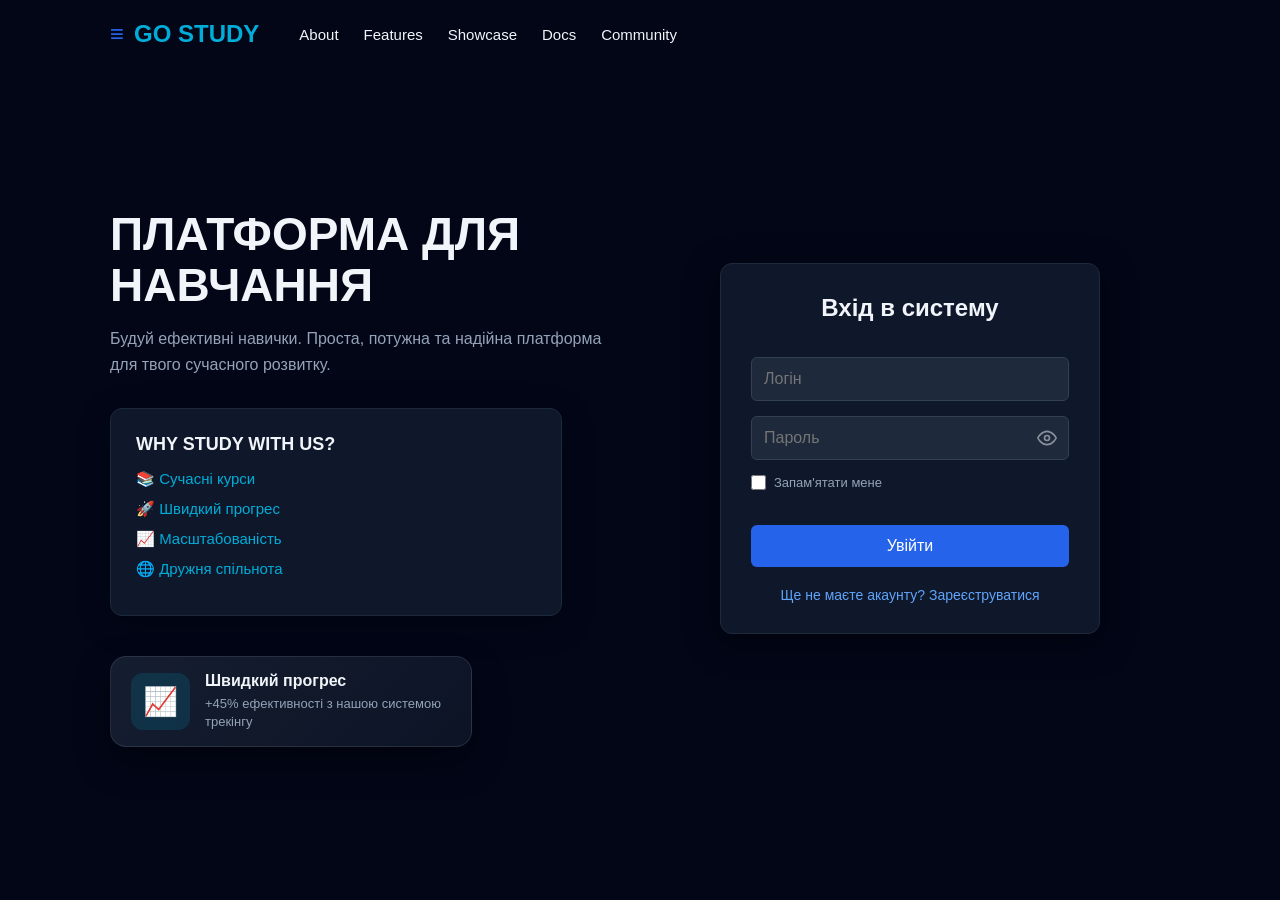
<file: index.html>
<!DOCTYPE html>
<html lang="uk">
<head>
    <meta charset="UTF-8">
    <meta name="viewport" content="width=device-width, initial-scale=1.0">
    <title>Платформа для навчання</title>
    <link rel="stylesheet" href="style.css">
    <script src="script.js" defer></script>
</head>
<body>
    <header class="navbar">
        <div class="logo"><span>≡</span> GO STUDY</div>
        <nav>
            <a href="about.html">About</a>
            <a href="features.html">Features</a>
            <a href="showcase.html">Showcase</a>
            <a href="docs.html">Docs</a>
            <a href="community.html">Community</a>
        </nav>
    </header>

<div class="main-wrapper">
        
        <div class="content-left">
            <h1>ПЛАТФОРМА ДЛЯ НАВЧАННЯ</h1>
            <p>Будуй ефективні навички. Проста, потужна та надійна платформа для твого сучасного розвитку.</p>
            
            <div class="features-box">
                <h3>WHY STUDY WITH US?</h3>
                <ul>
                    <li>📚 Сучасні курси</li>
                    <li>🚀 Швидкий прогрес</li>
                    <li>📈 Масштабованість</li>
                    <li>🌐 Дружня спільнота</li>
                </ul>
            </div>

            <div class="floating-stat-card">
                <div class="stat-icon">📈</div>
                <div class="stat-info">
                    <h4>Швидкий прогрес</h4>
                    <p>+45% ефективності з нашою системою трекінгу</p>
                </div>
            </div>
        </div>

        <div class="content-right">
            <form id="loginForm">
                <h2 style="text-align: center; margin: 0 0 20px 0; color: #F1F5F9; font-size: 24px;">Вхід в систему</h2>
                
                <input type="text" id="loginField" placeholder="Логін" required>
                
                <div class="password-container">
                    <input type="password" id="passwordField" placeholder="Пароль" required>
                    <button type="button" class="toggle-password-btn">
                        <svg width="20" height="20" viewBox="0 0 24 24" fill="none" stroke="#F1F5F9" stroke-width="2" stroke-linecap="round" stroke-linejoin="round">
                            <path d="M1 12s4-8 11-8 11 8 11 8-4 8-11 8-11-8-11-8z"></path>
                            <circle cx="12" cy="12" r="3"></circle>
                        </svg>
                    </button>
                </div>
                
                <p id="loginError" style="color: #ef4444; font-size: 13px; margin: -10px 0 10px 0; display: none; text-align: left;">❌ Невірний логін або пароль!</p>

                <div class="form-options" style="margin-bottom: 20px;">
                    <label class="remember-me">
                        <input type="checkbox" id="rememberMe"> Запам'ятати мене
                    </label>
                </div>

                <button type="submit">Увійти</button>
                <a href="register.html" class="signup-link">Ще не маєте акаунту? Зареєструватися</a>
            </form>
        </div>

    </div>
    
</body>
</html>
</file>
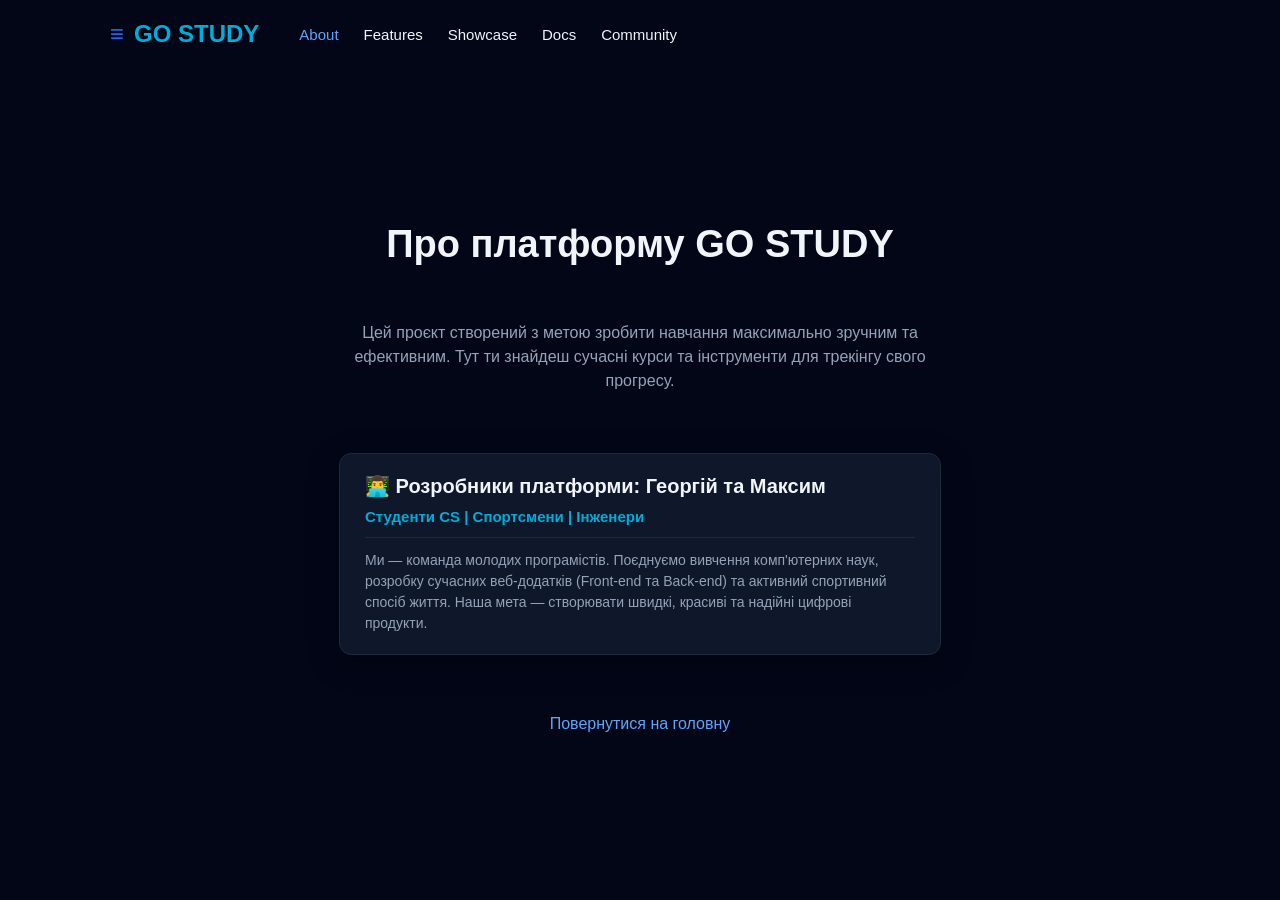
<file: about.html>
<!DOCTYPE html>
<html lang="uk">
<head>
    <meta charset="UTF-8">
    <meta name="viewport" content="width=device-width, initial-scale=1.0">
    <title>Про нас | GO STUDY</title>
    <link rel="stylesheet" href="style.css">
</head>
<body class="dashboard-body">
    
    <header class="navbar">
        <div class="logo"><span>≡</span> GO STUDY</div>
        <nav>
            <a href="about.html" class="active">About</a> <a href="features.html">Features</a>
            <a href="showcase.html">Showcase</a>
            <a href="docs.html">Docs</a>
            <a href="community.html">Community</a>
        </nav>
    </header>

    <div class="main-wrapper" style="flex-direction: column; text-align: center; justify-content: center; align-items: center; margin-top: 0;">
        
        <h1 style="font-size: 38px; margin: 0 0 15px 0;">Про платформу GO STUDY</h1>
        
        <p style="color: #94a3b8; max-width: 600px; line-height: 1.5; font-size: 16px; margin: 0 0 20px 0;">
            Цей проєкт створений з метою зробити навчання максимально зручним та ефективним. 
            Тут ти знайдеш сучасні курси та інструменти для трекінгу свого прогресу.
        </p>

        <div class="features-box" style="margin-top: 0; text-align: left; width: 100%; max-width: 550px; padding: 20px 25px;">
            <h3 style="font-size: 20px; margin: 0 0 10px 0;">👨‍💻 Розробники платформи: Георгій та Максим</h3>
            <p style="color: #00ADD8; font-weight: bold; margin: 0; font-size: 15px;">
                Студенти CS | Спортсмени | Інженери
            </p>
            <hr style="border: none; border-top: 1px solid #1e293b; margin: 12px 0;">
            <p style="color: #94a3b8; margin: 0; font-size: 14px; line-height: 1.5;">
                Ми — команда молодих програмістiв. Поєднуємо вивчення комп'ютерних наук, розробку сучасних веб-додатків (Front-end та Back-end) та активний спортивний спосіб життя. Наша мета — створювати швидкі, красиві та надійні цифрові продукти.
            </p>
        </div>
        
        <a href="index.html" class="signup-link" style="margin-top: 20px; font-size: 16px;">Повернутися на головну</a>
        
    </div>

</body>
</html>
</file>
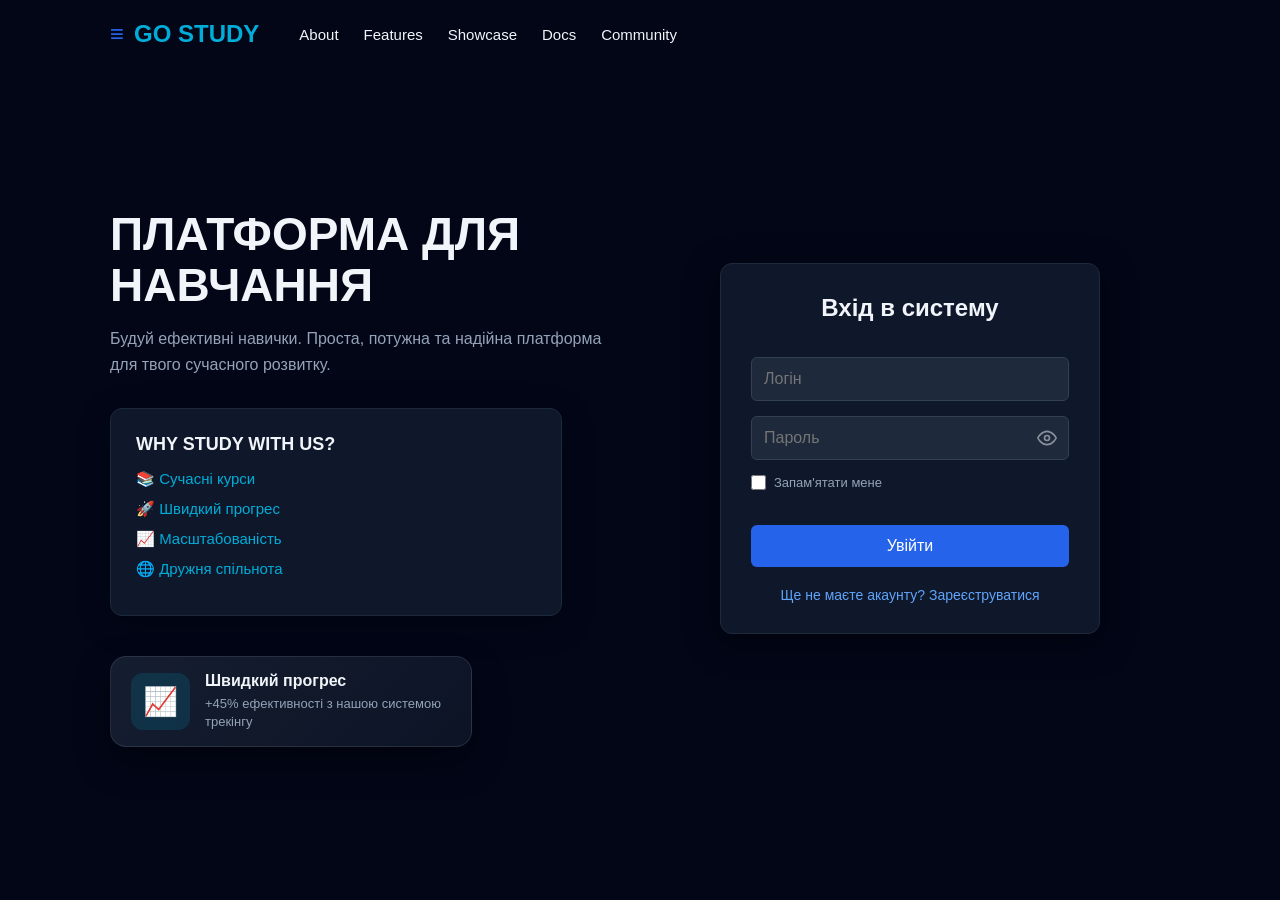
<file: admin.html>
<!DOCTYPE html>
<html lang="uk">
<head>
    <meta charset="UTF-8">
    <meta name="viewport" content="width=device-width, initial-scale=1.0">
    <title>Адмін-панель | GO STUDY</title>
    <link rel="stylesheet" href="style.css">
    <script src="script.js" defer></script>
</head>
<body class="dashboard-body">

    <div class="dashboard-container">
        <aside class="sidebar">
            <div class="logo"><span>≡</span> GO STUDY</div>
            <nav class="sidebar-nav">
                <a href="profile.html">📊 Дашборд</a>
                <a href="profile.html">📚 Мої курси</a>
                <a href="profile.html">⚙️ Налаштування</a>
                <a href="admin.html" class="active" style="color: #eef0f4;">👑 Адмін-панель</a>
            </nav>
            <button type="button" data-logout style="margin-top: auto; background: transparent; border: 1px solid #ef4444; color: #ef4444; padding: 10px; border-radius: 8px; cursor: pointer;">🚪 Вийти</button>
        </aside>

        <main class="main-content" style="display: flex; flex-direction: column; align-items: center; padding-top: 50px;">
            <div class="content-header" style="text-align: center; border-bottom: none; margin-bottom: 30px; width: 100%;">
                <h1 style="font-size: 32px; margin-bottom: 10px;">Панель адміністратора 🛠️</h1>
                <p id="adminStatus" style="color: #94a3b8; margin: 0; font-size: 16px;">Створіть курс, потім додавайте модулі та уроки</p>
            </div>

            <div class="features-box" style="margin: 0 auto; max-width: 680px; width: 100%; padding: 30px; box-sizing: border-box;">
                <div style="display: grid; grid-template-columns: repeat(3, 1fr); gap: 8px; margin-bottom: 25px;">
                    <div id="stepCourseBadge" style="background: #00ADD8; color: #0f172a; border-radius: 6px; padding: 8px; text-align: center; font-weight: bold;">1. Курс</div>
                    <div id="stepModuleBadge" style="background: #1e293b; color: #94a3b8; border-radius: 6px; padding: 8px; text-align: center; font-weight: bold;">2. Модулі</div>
                    <div id="stepLessonBadge" style="background: #1e293b; color: #94a3b8; border-radius: 6px; padding: 8px; text-align: center; font-weight: bold;">3. Уроки</div>
                </div>

                <form id="addCourseForm" style="width: 100%; display: flex; flex-direction: column;">
                    <h3 style="color: #00ADD8; margin-bottom: 20px; font-size: 22px; text-align: center;">Новий курс</h3>
                    <input type="text" id="courseTitle" placeholder="Назва курсу" required style="width: 100%; max-width: 100%; margin-bottom: 15px; box-sizing: border-box;">
                    <textarea id="courseDesc" placeholder="Детальний опис курсу..." required rows="4" style="width: 100%; max-width: 100%; margin-bottom: 15px; box-sizing: border-box; background-color: #1e293b; border: 1px solid #334155; color: #F1F5F9; border-radius: 8px; padding: 12px; font-family: inherit; resize: vertical;"></textarea>
                    <button type="submit" style="background-color: #00ADD8; color: #0f172a; font-weight: bold; width: 100%; max-width: 100%; margin-top: 10px;">➕ Створити курс</button>
                </form>

                <form id="addModuleForm" hidden style="width: 100%; display: flex; flex-direction: column;">
                    <h3 style="color: #00ADD8; margin-bottom: 20px; font-size: 22px; text-align: center;">Додати модуль</h3>
                    <p id="createdCourseInfo" style="color: #94a3b8; margin-top: 0;"></p>
                    <input type="text" id="moduleTitle" placeholder="Назва модуля" required style="width: 100%; max-width: 100%; margin-bottom: 15px; box-sizing: border-box;">
                    <input type="number" id="moduleOrder" placeholder="Порядок модуля" value="1" min="0" style="width: 100%; max-width: 100%; margin-bottom: 15px; box-sizing: border-box;">
                    <button type="submit" style="background-color: #00ADD8; color: #0f172a; font-weight: bold; width: 100%; max-width: 100%; margin-top: 10px;">➕ Додати модуль</button>
                </form>

                <form id="addLessonForm" hidden style="width: 100%; display: flex; flex-direction: column; margin-top: 28px;">
                    <h3 style="color: #00ADD8; margin-bottom: 20px; font-size: 22px; text-align: center;">Додати урок</h3>
                    <p id="createdModuleInfo" style="color: #94a3b8; margin-top: 0;"></p>
                    <select id="moduleSelect" required style="width: 100%; max-width: 100%; margin-bottom: 15px; box-sizing: border-box; background-color: #1e293b; border: 1px solid #334155; color: #F1F5F9; border-radius: 8px; padding: 12px; font-family: inherit;"></select>
                    <input type="text" id="lessonTitle" placeholder="Назва уроку" required style="width: 100%; max-width: 100%; margin-bottom: 15px; box-sizing: border-box;">
                    <textarea id="lessonContent" placeholder="Текст уроку..." required rows="8" style="width: 100%; max-width: 100%; margin-bottom: 15px; box-sizing: border-box; background-color: #1e293b; border: 1px solid #334155; color: #F1F5F9; border-radius: 8px; padding: 12px; font-family: inherit; resize: vertical;"></textarea>
                    <input type="number" id="lessonOrder" placeholder="Порядок уроку" value="1" min="0" style="width: 100%; max-width: 100%; margin-bottom: 15px; box-sizing: border-box;">
                    <button type="submit" style="background-color: #00ADD8; color: #0f172a; font-weight: bold; width: 100%; max-width: 100%; margin-top: 10px;">➕ Додати урок</button>
                </form>

                <div id="adminResult" hidden style="margin-top: 20px; padding: 15px; border-radius: 8px; background: rgba(16, 185, 129, 0.12); color: #10b981;"></div>
            </div>
        </main>
    </div>

</body>
</html>
</file>
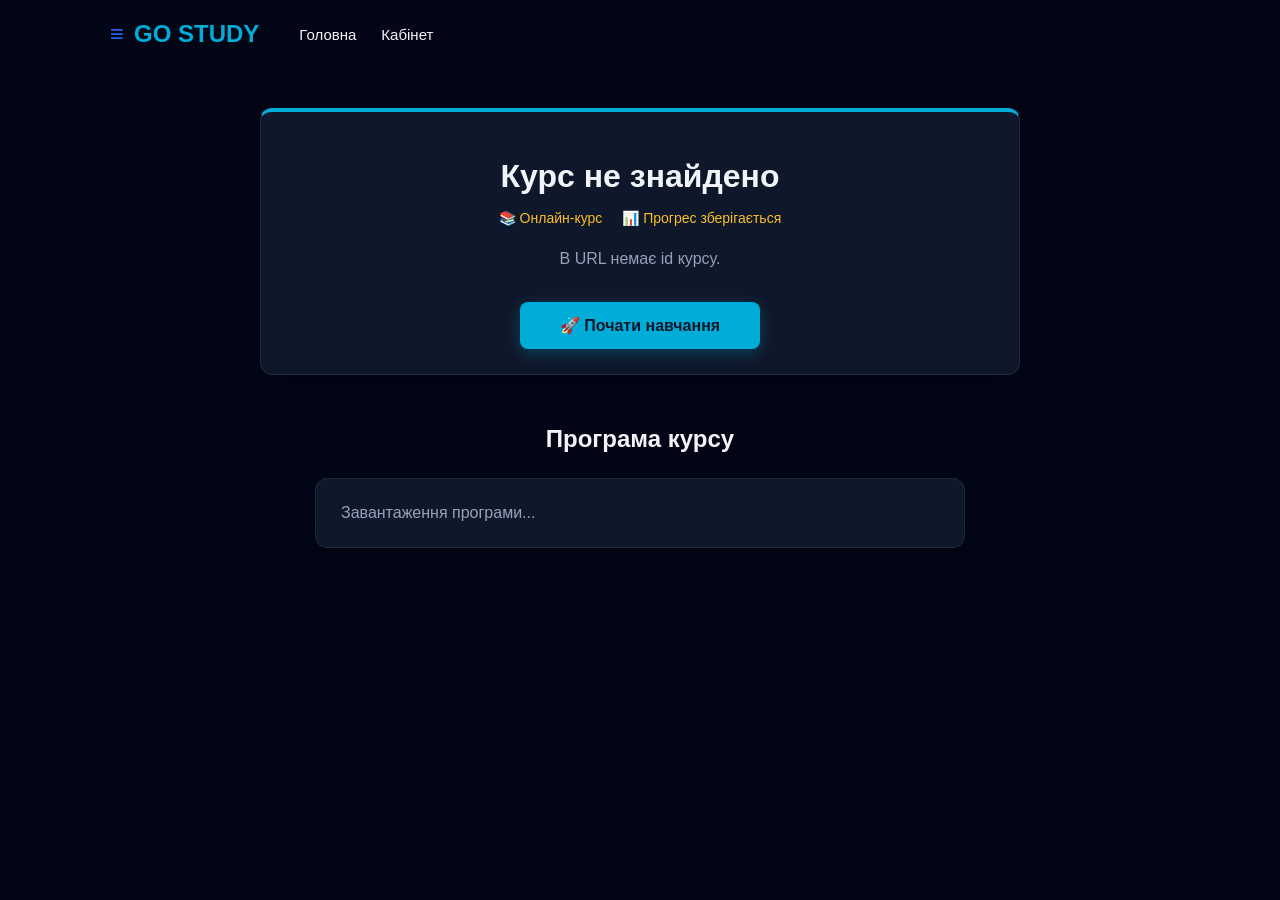
<file: course-info.html>
<!DOCTYPE html>
<html lang="uk">
<head>
    <meta charset="UTF-8">
    <meta name="viewport" content="width=device-width, initial-scale=1.0">
    <title>Про курс | GO STUDY</title>
    <link rel="stylesheet" href="style.css">
    <script src="script.js" defer></script>
</head>
<body class="dashboard-body">

    <header class="navbar">
        <div class="logo"><span>≡</span> GO STUDY</div>
        <nav>
            <a href="index.html">Головна</a>
            <a href="profile.html">Кабінет</a>
        </nav>
    </header>

    <main style="max-width: 800px; width: 100%; margin: 40px auto; padding: 0 20px; box-sizing: border-box;">
        <div class="features-box" style="width: 100%; margin-bottom: 30px; text-align: center; border-top: 4px solid #00ADD8; box-sizing: border-box;">
            <h1 id="courseTitleHeading" style="font-size: 32px; margin-bottom: 15px; color: #F1F5F9;">Завантаження курсу...</h1>

            <div style="display: flex; justify-content: center; gap: 20px; margin-bottom: 20px; color: #fbbf24; font-size: 14px;">
                <span>📚 Онлайн-курс</span>
                <span>📊 Прогрес зберігається</span>
            </div>

            <p id="courseDescription" style="color: #94a3b8; font-size: 16px; line-height: 1.6; margin-bottom: 30px; max-width: 650px; margin-left: auto; margin-right: auto;"></p>

            <button id="continueCourseBtn" type="button" style="display: inline-block; background-color: #00ADD8; color: #0f172a; text-decoration: none; font-weight: bold; font-size: 16px; padding: 14px 40px; border-radius: 8px; transition: background-color 0.3s ease; box-shadow: 0 4px 15px rgba(0, 173, 216, 0.3); border: none; cursor: pointer;">🚀 Почати навчання</button>
        </div>

        <section style="width: 100%; display: flex; flex-direction: column; align-items: center; margin-top: 20px;">
            <h2 style="font-size: 24px; margin-bottom: 25px; color: #F1F5F9; text-align: center;">Програма курсу</h2>
            <div id="courseSyllabus" style="width: 100%;">
                <div class="features-box" style="margin: 0 auto 15px auto; padding: 25px; box-sizing: border-box; width: 100%; max-width: 650px; color: #94a3b8;">
                    Завантаження програми...
                </div>
            </div>
        </section>
    </main>

</body>
</html>
</file>
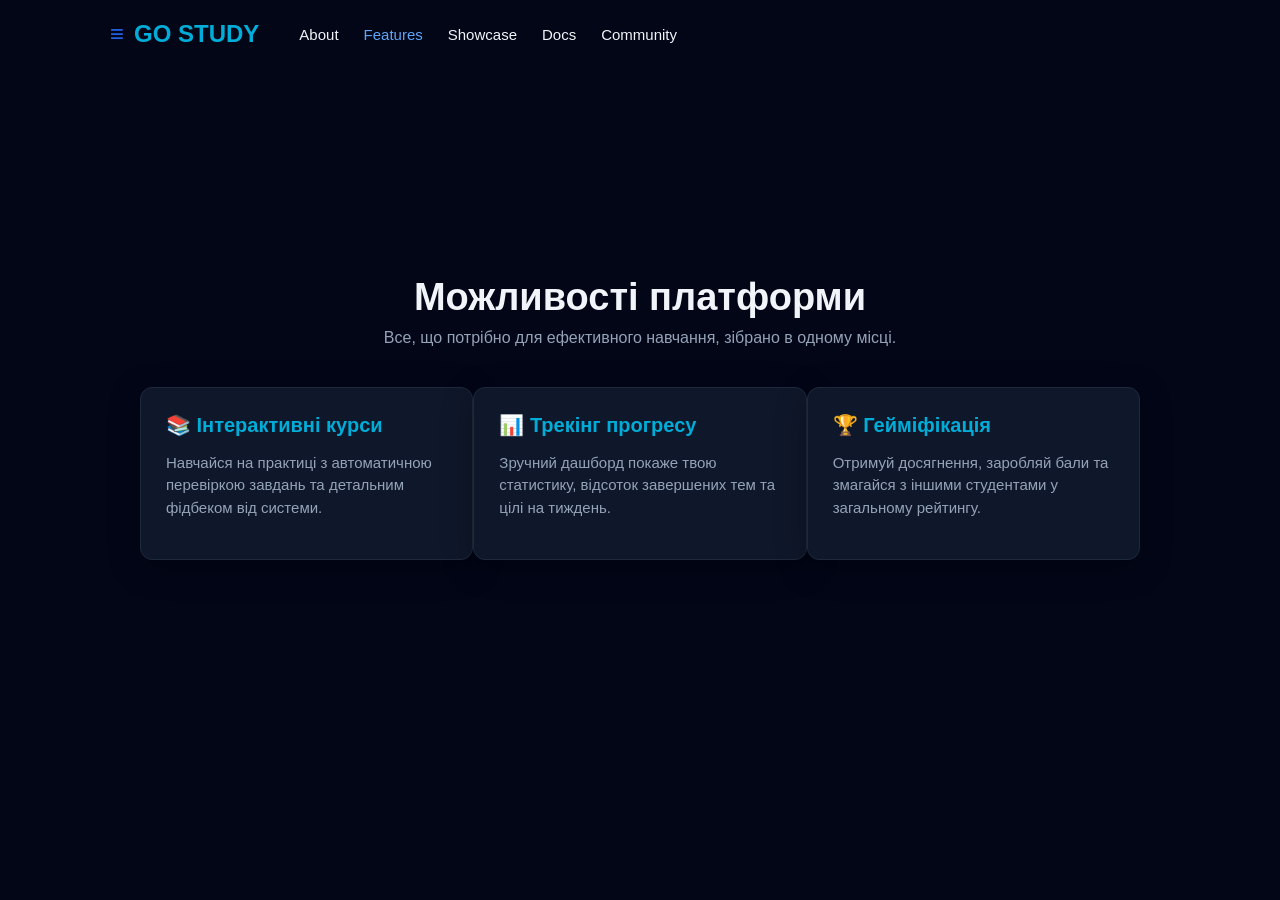
<file: features.html>
<!DOCTYPE html>
<html lang="uk">
<head>
    <meta charset="UTF-8">
    <meta name="viewport" content="width=device-width, initial-scale=1.0">
    <title>Можливості | GO STUDY</title>
    <link rel="stylesheet" href="style.css">
</head>
<body class="dashboard-body">
    
    <header class="navbar">
        <div class="logo"><span>≡</span> GO STUDY</div>
        <nav>
            <a href="about.html">About</a>
            <a href="features.html" class="active">Features</a>
            <a href="showcase.html">Showcase</a>
            <a href="docs.html">Docs</a>
            <a href="community.html">Community</a>
        </nav>
    </header>

    <div class="main-wrapper" style="flex-direction: column; align-items: center; justify-content: center; gap: 40px; margin-top: 0; min-height: 75vh;">
        
        <div style="text-align: center;">
            <h1 style="font-size: 38px; margin-bottom: 10px;">Можливості платформи</h1>
            <p style="color: #94a3b8; font-size: 16px; margin: 0;">Все, що потрібно для ефективного навчання, зібрано в одному місці.</p>
        </div>

        <div class="course-grid" style="width: 100%; max-width: 1000px;">
            
            <div class="features-box" style="flex: 1; min-width: 280px; margin: 0; width: auto;">
            <h3 style="color: #00ADD8; font-size: 20px;">📚 Інтерактивні курси</h3>
            <p style="color: #94a3b8; font-size: 15px; margin-top: 10px; line-height: 1.5;">Навчайся на практиці з автоматичною перевіркою завдань та детальним фідбеком від системи.</p>
        </div>
        
        <div class="features-box" style="flex: 1; min-width: 280px; margin: 0; width: auto;">
            <h3 style="color: #00ADD8; font-size: 20px;">📊 Трекінг прогресу</h3>
            <p style="color: #94a3b8; font-size: 15px; margin-top: 10px; line-height: 1.5;">Зручний дашборд покаже твою статистику, відсоток завершених тем та цілі на тиждень.</p>
        </div>
        
        <div class="features-box" style="flex: 1; min-width: 280px; margin: 0; width: auto;">
            <h3 style="color: #00ADD8; font-size: 20px;">🏆 Гейміфікація</h3>
            <p style="color: #94a3b8; font-size: 15px; margin-top: 10px; line-height: 1.5;">Отримуй досягнення, заробляй бали та змагайся з іншими студентами у загальному рейтингу.</p>
        </div>

    </div>
    </div>

</body>
</html>
</file>
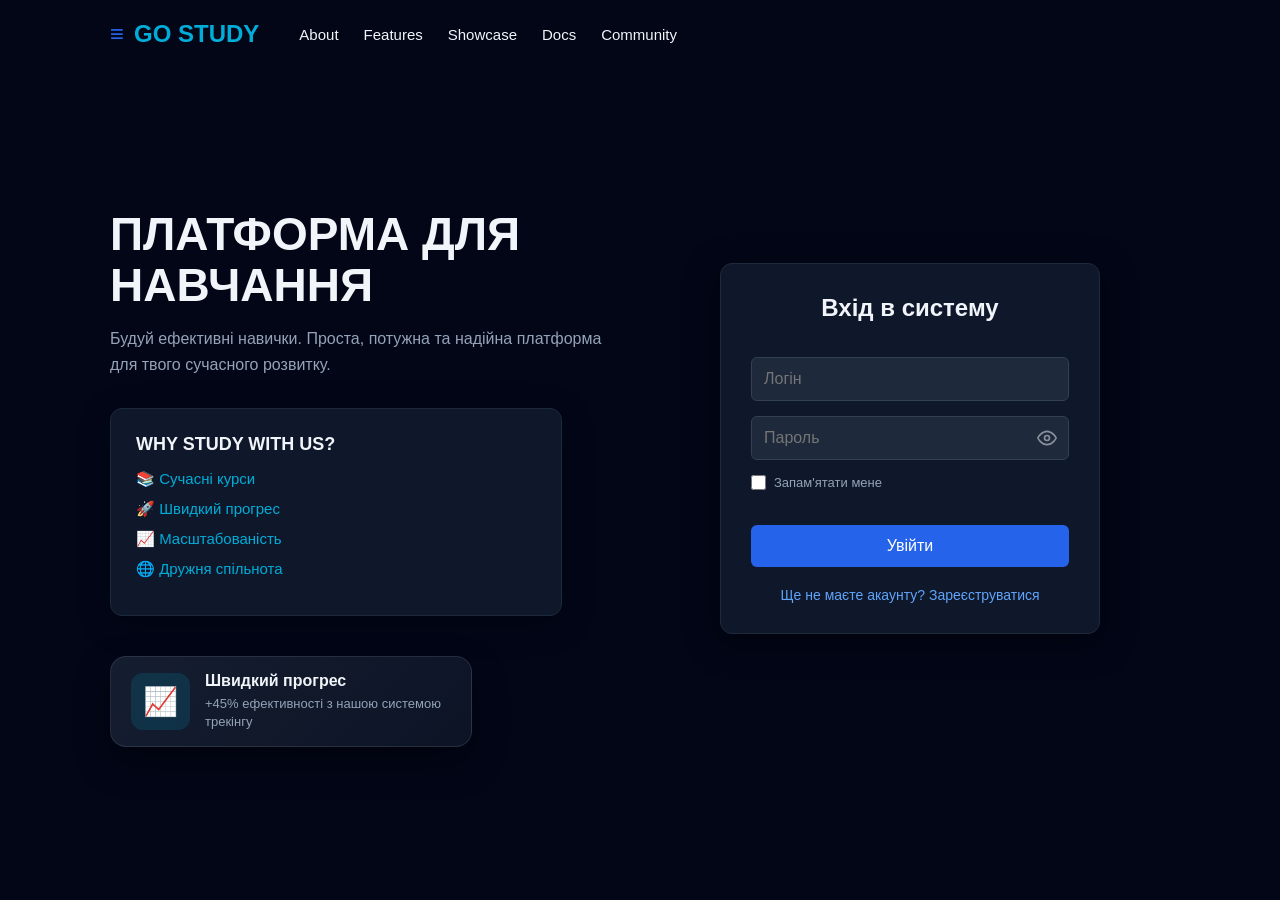
<file: lesson.html>
<!DOCTYPE html>
<html lang="uk">
<head>
    <meta charset="UTF-8">
    <meta name="viewport" content="width=device-width, initial-scale=1.0">
    <title>Урок | GO STUDY</title>
    <link rel="stylesheet" href="style.css">
    <script src="script.js" defer></script>
</head>
<body class="dashboard-body">

    <div class="dashboard-container">
        <aside class="sidebar" style="min-width: 280px; padding: 20px;">
            <a id="backToCourseLink" href="course-info.html" style="color: #94a3b8; text-decoration: none; font-size: 14px; display: flex; align-items: center; margin-bottom: 30px;">
                <span style="margin-right: 8px;">🔙</span> Назад до курсу
            </a>

            <h3 id="lessonSidebarTitle" style="color: #F1F5F9; font-size: 16px; margin-bottom: 15px;">Уроки курсу</h3>
            <nav id="lessonNavigation" style="display: flex; flex-direction: column; gap: 10px;">
                <span style="color: #94a3b8; font-size: 14px;">Завантаження...</span>
            </nav>
        </aside>

        <main class="main-content" style="padding: 40px; max-width: 1400px; margin: 0 auto; display: grid; grid-template-columns: 1fr 1fr; gap: 40px; align-items: start;">
            <div>
                <h1 id="lessonTitle" style="font-size: 28px; margin-bottom: 20px;">Завантаження уроку...</h1>

                <div style="width: 100%; aspect-ratio: 16/9; background-color: #0f172a; border-radius: 12px; display: flex; align-items: center; justify-content: center; margin-bottom: 30px; border: 1px solid #334155; position: relative; overflow: hidden;">
                    <div style="width: 60px; height: 60px; background-color: #00ADD8; border-radius: 50%; display: flex; align-items: center; justify-content: center; box-shadow: 0 0 20px rgba(0, 173, 216, 0.4);">
                        <div style="width: 0; height: 0; border-top: 10px solid transparent; border-bottom: 10px solid transparent; border-left: 16px solid #fff; margin-left: 5px;"></div>
                    </div>
                    <span style="position: absolute; bottom: 15px; right: 15px; color: #94a3b8; font-size: 12px; background: rgba(0,0,0,0.5); padding: 4px 8px; border-radius: 4px;">Відео з'явиться тут</span>
                </div>

                <div class="features-box" style="margin-bottom: 30px; padding: 25px; line-height: 1.6;">
                    <p id="lessonContent" style="color: #94a3b8; font-size: 16px; margin-bottom: 15px;"></p>
                </div>
            </div>

            <div style="display: flex; flex-direction: column; height: 100%;">
                <h2 style="font-size: 24px; margin-bottom: 15px; color: #F1F5F9;">Практичне завдання 💻</h2>
                <p style="color: #94a3b8; font-size: 15px; margin-bottom: 20px;">Виконайте практику в редакторі та натисніть кнопку завершення, щоб зберегти прогрес.</p>

                <div style="width: 100%; flex-grow: 1; border-radius: 12px; overflow: hidden; margin-bottom: 20px; border: 1px solid #334155; box-shadow: 0 10px 30px rgba(0,0,0,0.5); background-color: #0f172a; min-height: 500px;">
                    <iframe
                        src="https://onecompiler.com/embed/go?theme=dark"
                        width="100%"
                        height="100%"
                        frameborder="0"
                        marginwidth="0"
                        marginheight="0"
                        allowfullscreen>
                    </iframe>
                </div>

                <div style="display: flex; justify-content: space-between; align-items: center; margin-top: auto; border-top: 1px solid #1e293b; padding-top: 20px;">
                    <button id="previousLessonBtn" type="button" style="background: transparent; border: 1px solid #334155; color: #94a3b8; padding: 10px 20px; border-radius: 8px; cursor: pointer;">Попередній урок</button>
                    <button id="completeLessonBtn" type="button" style="background-color: #10b981; color: #fff; border: none; padding: 12px 25px; border-radius: 8px; font-weight: bold; cursor: pointer; box-shadow: 0 4px 15px rgba(16, 185, 129, 0.3);">✅ Завершити і перейти далі</button>
                </div>
            </div>
        </main>
    </div>

</body>
</html>
</file>
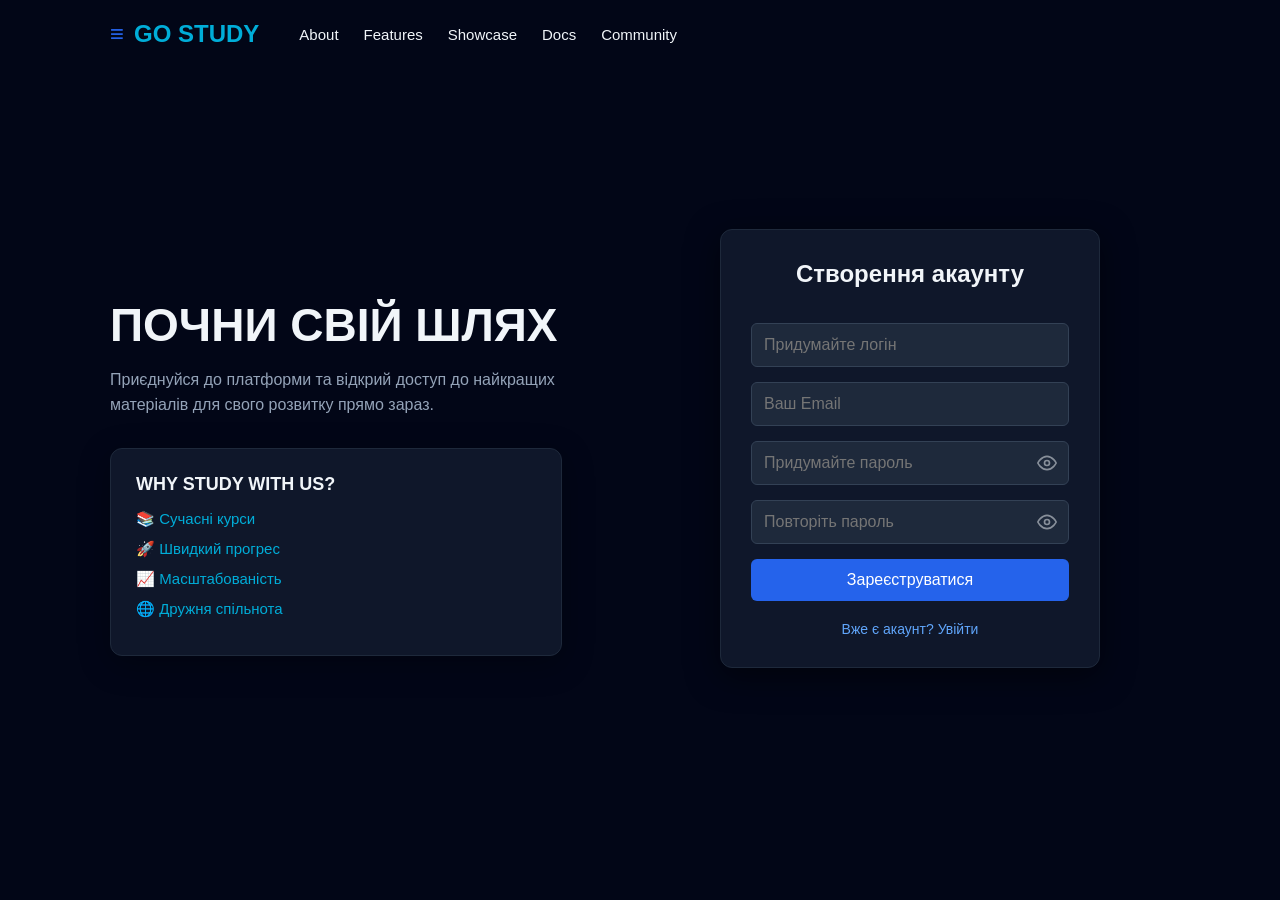
<file: register.html>
<!DOCTYPE html>
<html lang="uk">
<head>
    <meta charset="UTF-8">
    <meta name="viewport" content="width=device-width, initial-scale=1.0">
    <title>Реєстрація | GO STUDY</title>
    <link rel="stylesheet" href="style.css">
    <script src="script.js" defer></script>
</head>
<body>
    <header class="navbar">
        <div class="logo"><span>≡</span> GO STUDY</div>
        <nav>
            <a href="about.html">About</a>
            <a href="features.html">Features</a>
            <a href="showcase.html">Showcase</a>
            <a href="docs.html">Docs</a>
            <a href="community.html">Community</a>
        </nav>
    </header>

    <div class="main-wrapper">
        
        <div class="content-left">
            <h1>ПОЧНИ СВІЙ ШЛЯХ</h1>
            <p>Приєднуйся до платформи та відкрий доступ до найкращих матеріалів для свого розвитку прямо зараз.</p>
            
            <div class="features-box">
                <h3>WHY STUDY WITH US?</h3>
                <ul>
                    <li>📚 Сучасні курси</li>
                    <li>🚀 Швидкий прогрес</li>
                    <li>📈 Масштабованість</li>
                    <li>🌐 Дружня спільнота</li>
                </ul>
            </div>
        </div>

        <div class="content-right">
            <form id="registerForm">
                <h2 style="text-align: center; margin: 0 0 20px 0; color: #F1F5F9; font-size: 24px;">Створення акаунту</h2>
                
                <input type="text" id="regLogin" placeholder="Придумайте логін" required>
                <input type="email" id="regEmail" placeholder="Ваш Email" required>
                
                <div class="password-container">
                    <input type="password" id="regPassword" placeholder="Придумайте пароль" required>
                    <button type="button" class="toggle-password-btn">
                        <svg width="20" height="20" viewBox="0 0 24 24" fill="none" stroke="#F1F5F9" stroke-width="2" stroke-linecap="round" stroke-linejoin="round">
                            <path d="M1 12s4-8 11-8 11 8 11 8-4 8-11 8-11-8-11-8z"></path>
                            <circle cx="12" cy="12" r="3"></circle>
                        </svg>
                    </button>
                </div>
                
                <div class="password-container">
                    <input type="password" id="regConfirmPassword" placeholder="Повторіть пароль" required>
                    <button type="button" class="toggle-password-btn">
                        <svg width="20" height="20" viewBox="0 0 24 24" fill="none" stroke="#F1F5F9" stroke-width="2" stroke-linecap="round" stroke-linejoin="round">
                            <path d="M1 12s4-8 11-8 11 8 11 8-4 8-11 8-11-8-11-8z"></path>
                            <circle cx="12" cy="12" r="3"></circle>
                        </svg>
                    </button>
                </div>
                <p id="passwordError" style="color: #ef4444; font-size: 13px; margin: -10px 0 10px 0; display: none; text-align: left;">❌ Паролі не співпадають!</p>
                <button type="submit">Зареєструватися</button>
                
                <a href="index.html" class="signup-link">Вже є акаунт? Увійти</a>
            </form>
        </div>

    </div>
</body>
</html>
</file>
<file: style.css>
body {
    margin: 0;
    background-color: #020617; 
    font-family: Arial, sans-serif;
    color: #F1F5F9; 
}

.main-wrapper {
    min-height: calc(100vh - 80px);
    display: flex;
    flex-direction: row;
    justify-content: space-between; 
    align-items: center;
    max-width: 1100px; 
    margin: 0 auto;    
    padding: 0 20px;
    box-sizing: border-box;
    gap: 40px;
}

form, .profile-card {
    background-color: #0f172a;
    border: 1px solid #1e293b;
    padding: 30px;
    border-radius: 12px;
    box-shadow: 0 8px 32px rgba(0, 0, 0, 0.5);
    display: flex;
    flex-direction: column;
    gap: 15px; 
    width: 100%;
    width: 380px; 
    box-sizing: border-box;
}

.password-container {
    position: relative;
    display: flex;
    align-items: center;
    width: 100%;
}

input {
    background-color: #1e293b; 
    color: #F1F5F9; 
    padding: 12px;
    border: 1px solid #334155; 
    border-radius: 6px;
    width: 100%;
    box-sizing: border-box;
    font-size: 16px;
    transition: all 0.3s ease;
}

input:focus {
    outline: none;
    border-color: #00ADD8;
    box-shadow: 0 0 8px rgba(0, 173, 216, 0.3);
}

#togglePassword {
    position: absolute;
    right: 10px;
    background: none;
    border: none;
    cursor: pointer;
    font-size: 18px;
    width: auto;
    padding: 0;
}

button[type="submit"], .profile-card button {
    background-color: #2563EB; 
    color: white;
    padding: 12px;
    border: none;
    border-radius: 6px;
    cursor: pointer;
    font-size: 16px;
    transition: background 0.3s, transform 0.1s;
    width: 100%;
}

button:hover {
    background-color: #60A5FA; 
}

button:active {
    transform: scale(0.98);
}

.signup-link {
    text-align: center;
    color: #60A5FA; 
    text-decoration: none;
    font-size: 14px;
    margin-top: 5px;
}

.progress-container {
    background: #1e293b; 
    border-radius: 10px;
    height: 8px;
    width: 100%;
    overflow: hidden;
}

.progress-bar {
    background: #00ADD8; 
    height: 100%;
    transition: width 0.5s ease;
}

#course-list {
    display: flex;
    flex-direction: column;
    gap: 10px;     
    margin-top: 10px;
}

.course-card {
    background-color: #1e293b; 
    border-left: 5px solid #00ADD8;
    border-radius: 8px;
    padding: 10px 15px; 
    margin-bottom: 0;   
}

.course-card h3 {
    margin: 0 0 5px 0;  
    font-size: 15px;    
    color: #F1F5F9; 
}

.course-card p {
    margin: 2px 0 0 0;  
    color: #94a3b8; 
}

.navbar {
    display: flex;
    align-items: center;
    max-width: 1100px;  
    margin: 0 auto;    
    padding: 20px 20px;
    width: 100%;
    box-sizing: border-box;
}

.navbar .logo {
    font-size: 24px;
    font-weight: bold;
    color: #00ADD8; 
    margin-right: 40px;
    display: flex;
    align-items: center;
    gap: 10px;
}

.navbar .logo span {
    color: #2563EB; 
}

.navbar nav {
    display: flex;
    gap: 25px;
}

.navbar nav a {
    color: #F1F5F9;
    text-decoration: none;
    font-size: 15px;
    transition: color 0.3s;
}

.navbar nav a:hover, .navbar nav a.active {
    color: #60A5FA; 
}

.content-left {
    flex: 1;
    max-width: 500px;
}

.content-left h1 {
    font-size: 46px;
    margin: 0 0 15px 0;
    line-height: 1.1;
}

.content-left p {
    color: #94a3b8;
    font-size: 16px;
    line-height: 1.6;
    margin-bottom: 30px;
}

.features-box {
    background-color: #0f172a;
    border: 1px solid #1e293b;
    padding: 25px;
    border-radius: 12px;
    box-shadow: 0 8px 32px rgba(0, 0, 0, 0.3);
    width: 80%;
}

.features-box h3 {
    margin: 0 0 15px 0;
    font-size: 18px;
    color: #F1F5F9;
}

.features-box ul {
    list-style: none;
    padding: 0;
    margin: 0;
}

.features-box li {
    color: #00ADD8; 
    margin-bottom: 12px;
    font-size: 15px;
    display: flex;
    align-items: center;
    gap: 10px;
}

.content-right {
    flex: 1;
    display: flex;
    flex-direction: column;
    align-items: center;
    margin-top: -60px; 
}

.profile-wrapper {
    min-height: 100vh;
    display: flex;
    justify-content: center;
    align-items: center;
    padding: 20px;
    box-sizing: border-box;
    background-color: #020617; 
}
.features-box, form, .profile-card {
    transition: transform 0.3s ease, box-shadow 0.3s ease;
}

.features-box:hover, form:hover, .profile-card:hover {
    transform: translateY(-5px); 
    box-shadow: 0 15px 45px rgba(0, 0, 0, 0.7); 
}

button[type="submit"]:hover, .profile-card button:hover {
    background-color: #3b82f6; 
    box-shadow: 0 0 15px rgba(37, 99, 235, 0.5); 
    transform: translateY(-2px); 
}

.course-card {
    transition: transform 0.3s ease, background-color 0.3s ease;
}

.course-card:hover {
    transform: translateX(8px); 
    background-color: #334155; 
}

.dashboard-body {
    background-color: #020617;
    margin: 0;
}

.dashboard-container {
    display: flex;
    min-height: 100vh;
    width: 100%;
}

.sidebar {
    width: 260px;
    background-color: #0f172a;
    border-right: 1px solid #1e293b;
    padding: 30px 20px;
    display: flex;
    flex-direction: column;
    box-sizing: border-box;
}

.sidebar .logo {
    font-size: 24px;
    font-weight: bold;
    color: #00ADD8;
    margin-bottom: 40px;
}
.sidebar .logo span { color: #2563EB; }

.sidebar-nav {
    display: flex;
    flex-direction: column;
    gap: 10px;
    flex-grow: 1; 
}

.sidebar-nav a {
    color: #94a3b8;
    text-decoration: none;
    font-size: 16px;
    padding: 12px 15px;
    border-radius: 8px;
    transition: all 0.3s ease;
}

.sidebar-nav a:hover, .sidebar-nav a.active {
    background-color: #1e293b;
    color: #F1F5F9;
    transform: translateX(5px); 
}

.logout-btn {
    background: transparent;
    color: #ef4444; 
    border: 1px solid #ef4444;
    padding: 12px;
    border-radius: 8px;
    cursor: pointer;
    font-size: 16px;
    transition: 0.3s;
}

.logout-btn:hover {
    background-color: #ef4444;
    color: white;
}

.main-content {
    flex: 1; 
    padding: 40px 50px;
    box-sizing: border-box;
}

.content-header h1 { margin: 0 0 5px 0; font-size: 32px; }
.content-header p { color: #94a3b8; margin: 0 0 30px 0; }

.section-title {
    margin: 40px 0 20px 0;
    font-size: 22px;
    border-bottom: 1px solid #1e293b;
    padding-bottom: 10px;
}

.stats-overview {
    background-color: #0f172a;
    padding: 25px;
    border-radius: 12px;
    border: 1px solid #1e293b;
    box-shadow: 0 4px 15px rgba(0,0,0,0.2);
}

.course-grid {
    display: grid;
    grid-template-columns: repeat(auto-fill, minmax(280px, 1fr)); 
}

.form-options {
    display: flex;
    justify-content: space-between; 
    align-items: center;
    font-size: 13px;
    margin-bottom: 5px;
    width: 100%;
}

.remember-me {
    display: flex;
    align-items: center;
    gap: 8px;
    color: #94a3b8;
    cursor: pointer;
}

.remember-me input[type="checkbox"] {
    width: 15px;
    height: 15px;
    margin: 0;
    accent-color: #00ADD8; 
    cursor: pointer;
}

.floating-stat-card {
    display: flex;
    align-items: center;
    background: linear-gradient(135deg, rgba(30, 41, 59, 0.7), rgba(15, 23, 42, 0.8));
    backdrop-filter: blur(10px); 
    border: 1px solid rgba(255, 255, 255, 0.1); 
    border-radius: 16px;
    padding: 15px 20px;
    margin-top: 40px;
    max-width: 320px;
    box-shadow: 0 15px 35px rgba(0, 0, 0, 0.4); 
    animation: float 6s ease-in-out infinite; 
}

.stat-icon {
    font-size: 28px;
    margin-right: 15px;
    background: rgba(0, 173, 216, 0.15); 
    padding: 12px;
    border-radius: 12px;
    display: flex;
    align-items: center;
    justify-content: center;
}

.stat-info h4 {
    margin: 0 0 5px 0;
    color: #F1F5F9;
    font-size: 16px;
}

.stat-info p {
    margin: 0;
    color: #94a3b8;
    font-size: 13px;
    line-height: 1.4;
}

@keyframes float {
    0% { transform: translateY(0px); }
    50% { transform: translateY(-12px); } 
    100% { transform: translateY(0px); }
}

.sidebar-nav a {
    transition: all 0.3s ease; 
}

.sidebar-nav a:hover {
    color: #ffffff !important; 
    text-shadow: 0 0 8px rgba(255, 255, 255, 0.4); 
    background-color: rgba(255, 255, 255, 0.05); 
}

input[type="number"]::-webkit-outer-spin-button,
input[type="number"]::-webkit-inner-spin-button {
    -webkit-appearance: none;
    margin: 0;
}

input[type="number"] {
    -moz-appearance: textfield;
}

@media (max-width: 768px) {
    
    .main-wrapper {
        flex-direction: column; 
        text-align: center;
        margin-top: 20px;
    }

    .navbar {
        flex-direction: column; 
        gap: 15px;
    }

    .features-box {
        width: 100%;
        text-align: left; 
        margin: 0 auto 30px auto;
    }

    .content-right {
        margin-top: 0;
        width: 100%;
    }

    .dashboard-container {
        flex-direction: column; 
    }

    .sidebar {
        width: 100%;
        height: auto;
        border-right: none;
        border-bottom: 1px solid #1e293b;
        padding: 20px;
        align-items: center;
    }

    .sidebar-nav {
        flex-direction: row; 
        flex-wrap: wrap; 
        justify-content: center;
        margin-bottom: 20px;
    }

    .main-content {
        padding: 20px; 
    }

    .content-header h1 {
        font-size: 26px; 
    }
}

input::-ms-reveal,
input::-webkit-credentials-auto-fill-button {
    display: none !important;
}

input[type="password"], input[type="text"] {
    padding-right: 40px; 
}

.toggle-password-btn {
    position: absolute;
    right: 12px;
    background: none;
    border: none;
    cursor: pointer;
    padding: 0;
    display: flex;
    align-items: center;
    justify-content: center;
    opacity: 0.5; 
    transition: opacity 0.3s ease, transform 0.2s ease; 
}

.toggle-password-btn:hover, 
.toggle-password-btn:focus {
    opacity: 1;
    transform: scale(1.1);
    background-color: transparent !important; 
    outline: none !important; 
    box-shadow: none !important; 
}

input:-webkit-autofill,
input:-webkit-autofill:hover, 
input:-webkit-autofill:focus, 
input:-webkit-autofill:active  {
    
    -webkit-box-shadow: 0 0 0 1000px #1e293b inset !important;
    
    -webkit-text-fill-color: #f1f5f9 !important;
    
    transition: background-color 5000s ease-in-out 0s;
}

/* Mobile MVP polish */
textarea,
select,
button {
    font: inherit;
    box-sizing: border-box;
}

textarea,
select {
    max-width: 100%;
}

@media (max-width: 900px) {
    .navbar {
        padding: 16px;
        gap: 14px;
        align-items: flex-start;
    }

    .navbar nav {
        width: 100%;
        gap: 10px;
        flex-wrap: wrap;
    }

    .navbar nav a {
        background: #0f172a;
        border: 1px solid #1e293b;
        border-radius: 8px;
        padding: 9px 12px;
    }

    .main-wrapper {
        min-height: auto;
        padding: 20px 16px 40px;
        gap: 28px;
    }

    .content-left,
    .content-right {
        max-width: 100%;
        width: 100%;
    }

    .content-left h1 {
        font-size: 34px;
    }

    form,
    .profile-card {
        width: 100%;
        max-width: 440px;
        padding: 22px;
    }

    .features-box {
        width: 100%;
        padding: 20px;
        border-radius: 10px;
    }

    .floating-stat-card {
        max-width: none;
        width: 100%;
        box-sizing: border-box;
        margin-top: 24px;
        animation: none;
    }

    .dashboard-container {
        flex-direction: column;
        min-height: 100vh;
    }

    .sidebar,
    .dashboard-container .sidebar[style] {
        width: 100% !important;
        min-width: 0 !important;
        border-right: none;
        border-bottom: 1px solid #1e293b;
        padding: 16px !important;
    }

    .sidebar .logo {
        margin-bottom: 16px;
    }

    .sidebar-nav {
        width: 100%;
        flex-direction: row;
        flex-wrap: wrap;
        gap: 8px;
        margin-bottom: 12px;
    }

    .sidebar-nav a {
        flex: 1 1 145px;
        text-align: center;
        padding: 10px 12px;
        font-size: 14px;
        transform: none !important;
    }

    .logout-btn,
    [data-logout] {
        width: 100%;
        margin-top: 8px !important;
    }

    .main-content,
    .dashboard-container .main-content[style] {
        width: 100%;
        padding: 22px 16px !important;
        box-sizing: border-box;
    }

    .dashboard-container .main-content[style*="grid"] {
        display: flex !important;
        flex-direction: column !important;
        grid-template-columns: 1fr !important;
        gap: 24px !important;
        max-width: 100% !important;
    }

    #profileContent {
        grid-template-columns: 1fr !important;
        gap: 14px !important;
    }

    .course-grid,
    .courses-grid {
        grid-template-columns: 1fr !important;
    }
}

@media (max-width: 560px) {
    body {
        overflow-x: hidden;
    }

    .navbar {
        align-items: center;
        text-align: center;
    }

    .navbar .logo {
        margin-right: 0;
        font-size: 22px;
    }

    .navbar nav {
        justify-content: center;
    }

    .navbar nav a {
        flex: 1 1 calc(50% - 10px);
        text-align: center;
        font-size: 14px;
    }

    .main-wrapper {
        padding: 12px 14px 32px;
        text-align: center;
    }

    .content-left h1 {
        font-size: 30px;
        line-height: 1.15;
    }

    .content-left p {
        font-size: 15px;
        margin-bottom: 20px;
    }

    form,
    .profile-card {
        padding: 18px;
        border-radius: 10px;
    }

    input,
    textarea,
    select,
    button[type="submit"],
    .profile-card button {
        min-height: 46px;
        font-size: 16px;
    }

    .form-options {
        align-items: flex-start;
        justify-content: flex-start;
        text-align: left;
    }

    .content-header h1,
    #courseTitleHeading,
    #lessonTitle {
        font-size: 24px !important;
        line-height: 1.2;
    }

    .content-header p,
    #courseDescription {
        font-size: 15px !important;
    }

    .main-content {
        padding: 18px 12px !important;
    }

    .features-box {
        padding: 18px !important;
    }

    .features-box:hover,
    form:hover,
    .profile-card:hover,
    .course-card:hover {
        transform: none;
    }

    .sidebar-nav {
        flex-direction: column;
    }

    .sidebar-nav a {
        flex: 1 1 auto;
        width: 100%;
        box-sizing: border-box;
    }

    #stepCourseBadge,
    #stepModuleBadge,
    #stepLessonBadge {
        font-size: 13px;
        padding: 8px 6px !important;
        word-break: break-word;
    }

    #continueCourseBtn,
    #previousLessonBtn,
    #completeLessonBtn {
        width: 100%;
        margin-top: 8px;
        white-space: normal;
    }

    .main-content div:has(> #previousLessonBtn),
    .main-content div:has(> iframe) {
        width: 100%;
    }

    .main-content div:has(> #previousLessonBtn) {
        flex-direction: column !important;
        align-items: stretch !important;
        gap: 10px;
    }

    .main-content div:has(> iframe) {
        min-height: 360px !important;
        height: 360px;
        flex-grow: 0 !important;
    }

    #courseTitleHeading + div {
        flex-wrap: wrap;
        gap: 8px !important;
    }

    .main-content iframe {
        min-height: 360px;
    }
}
</file>
